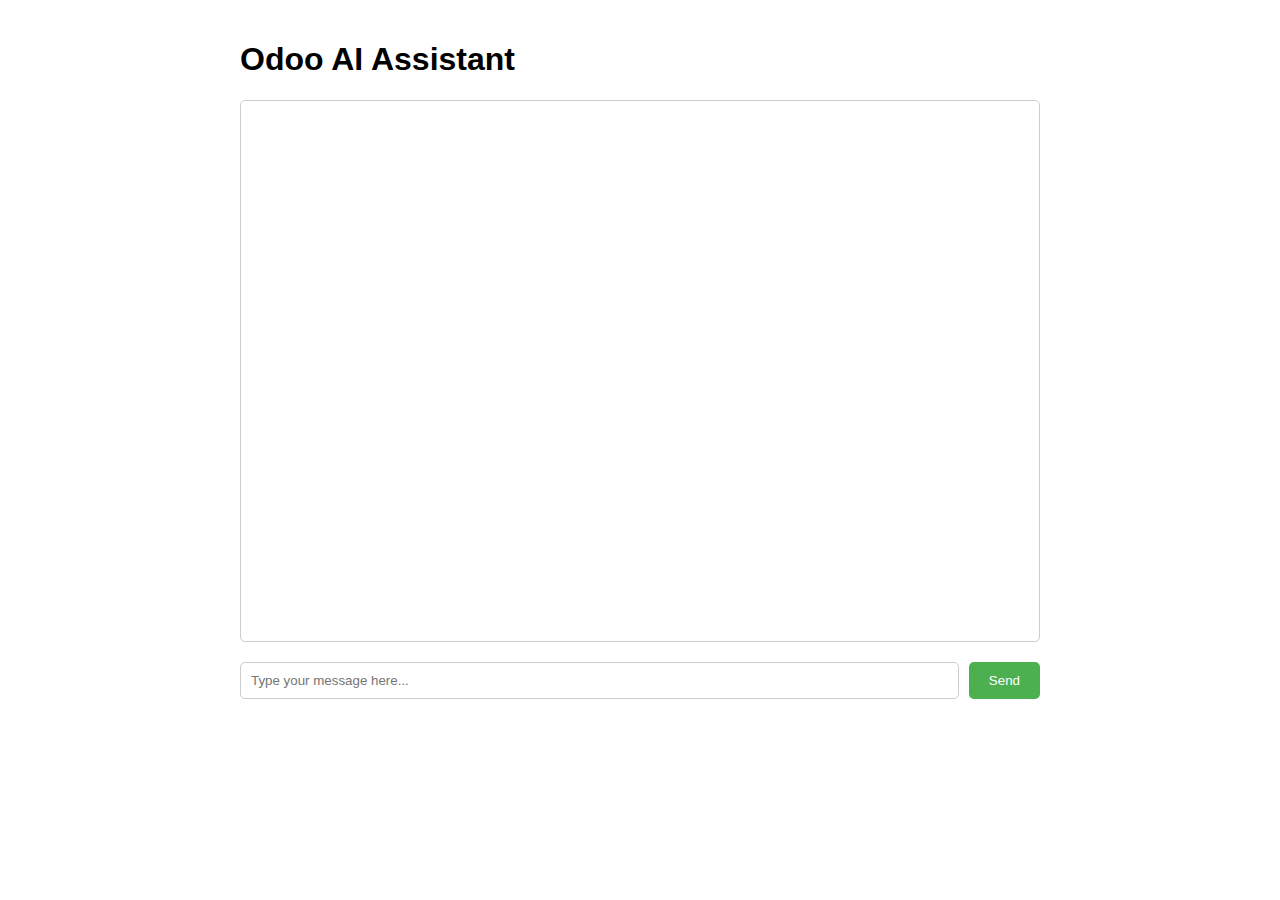
<file: ai_agent/templates/index.html>
<!DOCTYPE html>
<html lang="en">
<head>
    <meta charset="UTF-8">
    <meta name="viewport" content="width=device-width, initial-scale=1.0">
    <title>Odoo AI Assistant</title>
    <style>
        body {
            font-family: Arial, sans-serif;
            max-width: 800px;
            margin: 0 auto;
            padding: 20px;
        }
        .chat-container {
            border: 1px solid #ccc;
            border-radius: 5px;
            padding: 20px;
            height: 500px;
            overflow-y: auto;
            margin-bottom: 20px;
        }
        .message {
            margin-bottom: 10px;
            padding: 10px;
            border-radius: 5px;
        }
        .user-message {
            background-color: #e3f2fd;
            margin-left: 20%;
        }
        .assistant-message {
            background-color: #f5f5f5;
            margin-right: 20%;
        }
        .input-container {
            display: flex;
            gap: 10px;
        }
        #message-input {
            flex-grow: 1;
            padding: 10px;
            border: 1px solid #ccc;
            border-radius: 5px;
        }
        button {
            padding: 10px 20px;
            background-color: #4CAF50;
            color: white;
            border: none;
            border-radius: 5px;
            cursor: pointer;
        }
        button:hover {
            background-color: #45a049;
        }
    </style>
</head>
<body>
    <h1>Odoo AI Assistant</h1>
    <div class="chat-container" id="chat-container"></div>
    <div class="input-container">
        <input type="text" id="message-input" placeholder="Type your message here...">
        <button onclick="sendMessage()">Send</button>
    </div>

    <script>
        const chatContainer = document.getElementById('chat-container');
        const messageInput = document.getElementById('message-input');

        function addMessage(message, isUser) {
            const messageDiv = document.createElement('div');
            messageDiv.className = `message ${isUser ? 'user-message' : 'assistant-message'}`;
            messageDiv.textContent = message;
            chatContainer.appendChild(messageDiv);
            chatContainer.scrollTop = chatContainer.scrollHeight;
        }

        async function sendMessage() {
            const message = messageInput.value.trim();
            if (!message) return;

            addMessage(message, true);
            messageInput.value = '';

            try {
                const response = await fetch('http://localhost:8000/chat', {
                    method: 'POST',
                    headers: {
                        'Content-Type': 'application/json',
                    },
                    body: JSON.stringify({ message }),
                });

                const data = await response.json();
                addMessage(data.response, false);
            } catch (error) {
                addMessage('Error: Could not connect to the AI assistant.', false);
                console.error('Error:', error);
            }
        }

        messageInput.addEventListener('keypress', (e) => {
            if (e.key === 'Enter') {
                sendMessage();
            }
        });
    </script>
</body>
</html>
</file>
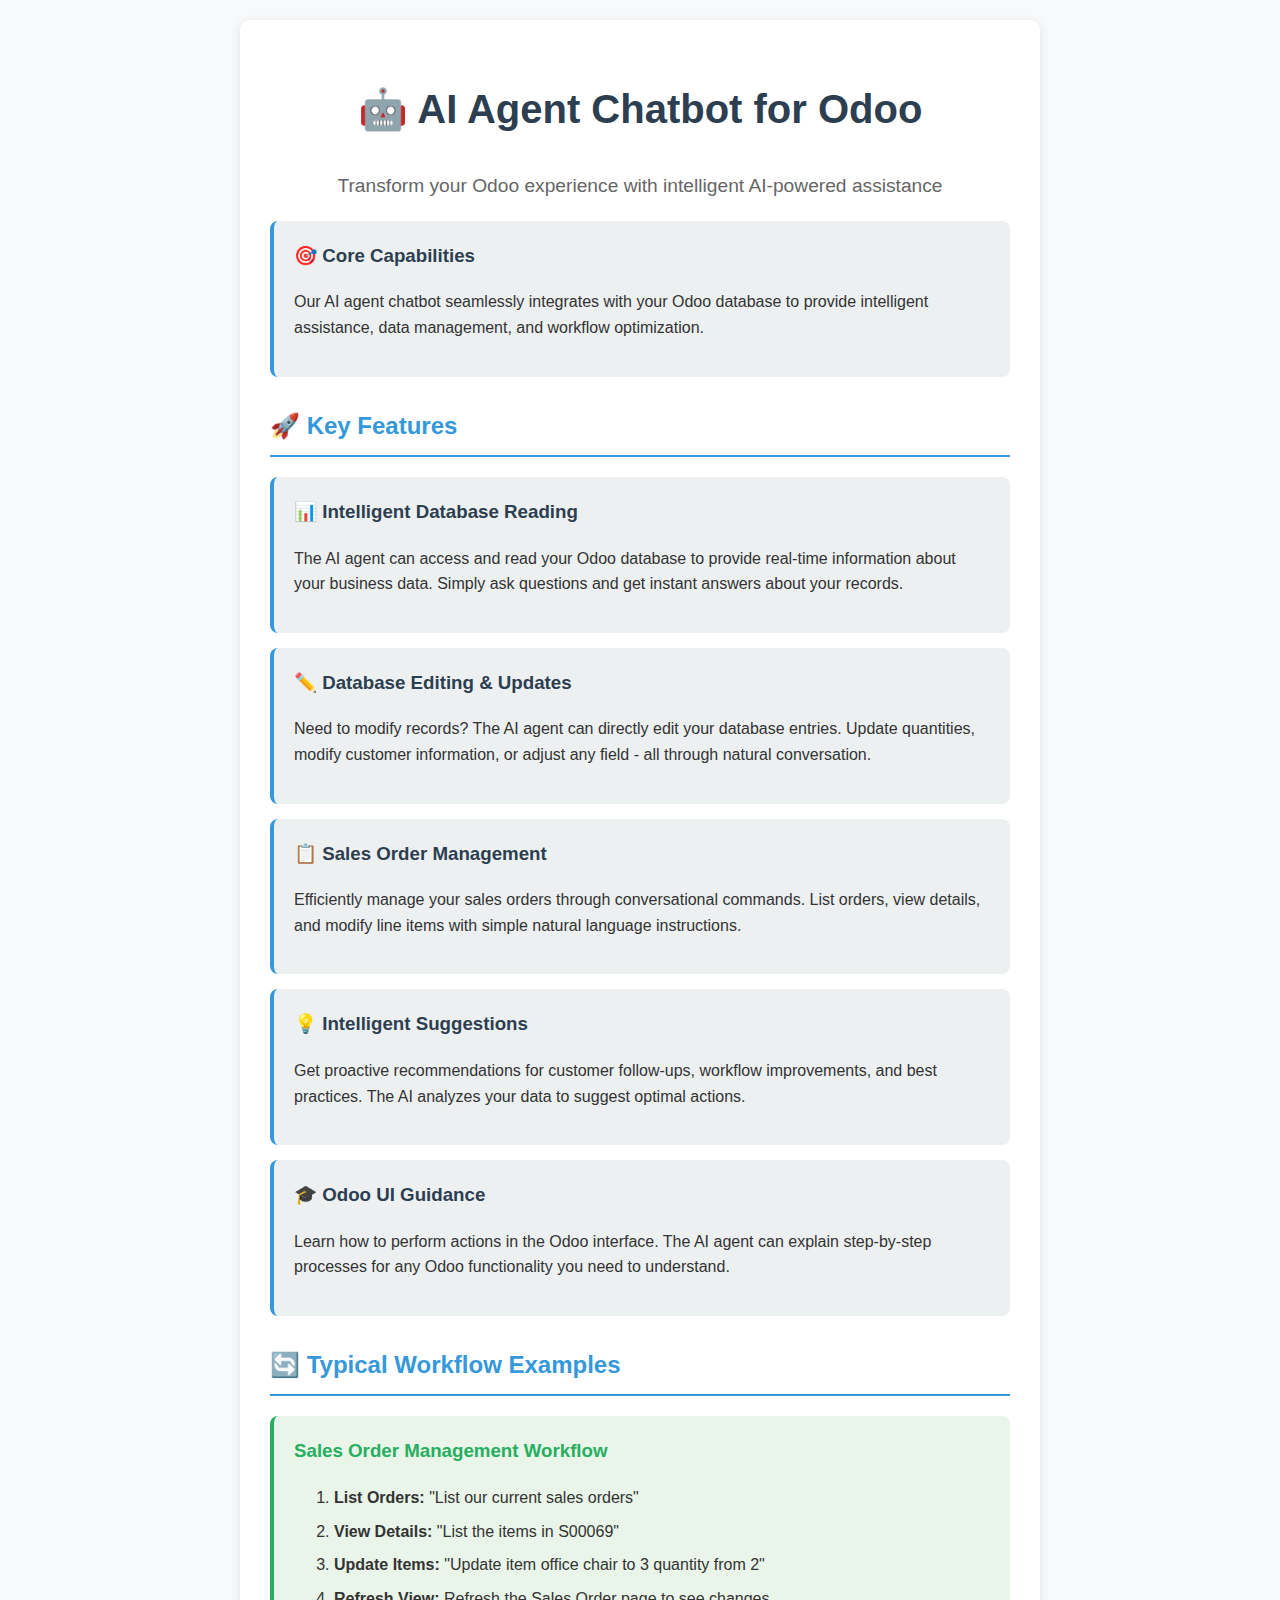
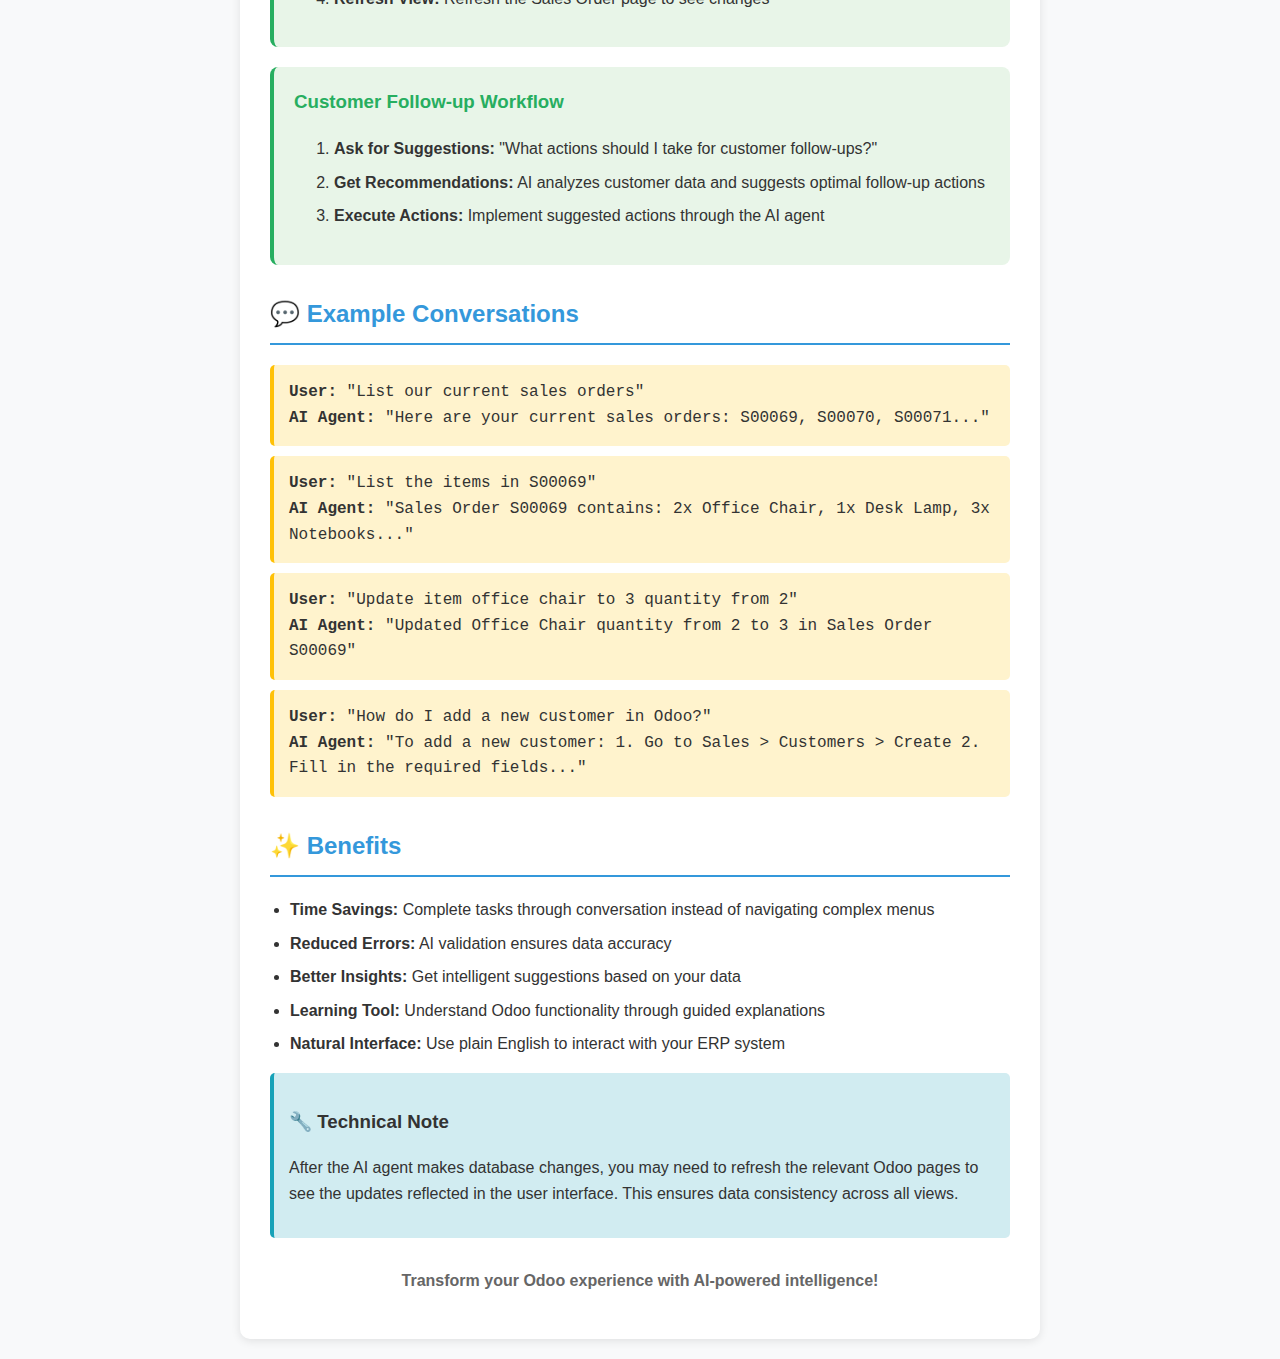
<file: static/description/index.html>
<!DOCTYPE html>
<html>
<head>
    <meta charset="utf-8">
    <meta name="viewport" content="width=device-width, initial-scale=1.0">
    <title>AI Agent Chatbot for Odoo</title>
    <style>
        body {
            font-family: 'Segoe UI', Tahoma, Geneva, Verdana, sans-serif;
            line-height: 1.6;
            color: #333;
            max-width: 800px;
            margin: 0 auto;
            padding: 20px;
            background-color: #f8f9fa;
        }
        .container {
            background: white;
            padding: 30px;
            border-radius: 10px;
            box-shadow: 0 2px 10px rgba(0,0,0,0.1);
        }
        h1 {
            color: #2c3e50;
            text-align: center;
            margin-bottom: 30px;
            font-size: 2.5em;
        }
        h2 {
            color: #3498db;
            border-bottom: 2px solid #3498db;
            padding-bottom: 10px;
            margin-top: 30px;
        }
        .feature {
            background: #ecf0f1;
            padding: 20px;
            margin: 15px 0;
            border-radius: 8px;
            border-left: 4px solid #3498db;
        }
        .feature h3 {
            color: #2c3e50;
            margin-top: 0;
        }
        .workflow {
            background: #e8f5e8;
            padding: 20px;
            margin: 20px 0;
            border-radius: 8px;
            border-left: 4px solid #27ae60;
        }
        .workflow h3 {
            color: #27ae60;
            margin-top: 0;
        }
        .example {
            background: #fff3cd;
            padding: 15px;
            margin: 10px 0;
            border-radius: 5px;
            border-left: 4px solid #ffc107;
            font-family: 'Courier New', monospace;
        }
        .highlight {
            background: #d1ecf1;
            padding: 15px;
            border-radius: 5px;
            border-left: 4px solid #17a2b8;
        }
        ul {
            padding-left: 20px;
        }
        li {
            margin: 8px 0;
        }
    </style>
</head>
<body>
    <div class="container">
        <h1>🤖 AI Agent Chatbot for Odoo</h1>
        
        <p style="text-align: center; font-size: 1.2em; color: #666;">
            Transform your Odoo experience with intelligent AI-powered assistance
        </p>

        <div class="feature">
            <h3>🎯 Core Capabilities</h3>
            <p>Our AI agent chatbot seamlessly integrates with your Odoo database to provide intelligent assistance, data management, and workflow optimization.</p>
        </div>

        <h2>🚀 Key Features</h2>

        <div class="feature">
            <h3>📊 Intelligent Database Reading</h3>
            <p>The AI agent can access and read your Odoo database to provide real-time information about your business data. Simply ask questions and get instant answers about your records.</p>
        </div>

        <div class="feature">
            <h3>✏️ Database Editing & Updates</h3>
            <p>Need to modify records? The AI agent can directly edit your database entries. Update quantities, modify customer information, or adjust any field - all through natural conversation.</p>
        </div>

        <div class="feature">
            <h3>📋 Sales Order Management</h3>
            <p>Efficiently manage your sales orders through conversational commands. List orders, view details, and modify line items with simple natural language instructions.</p>
        </div>

        <div class="feature">
            <h3>💡 Intelligent Suggestions</h3>
            <p>Get proactive recommendations for customer follow-ups, workflow improvements, and best practices. The AI analyzes your data to suggest optimal actions.</p>
        </div>

        <div class="feature">
            <h3>🎓 Odoo UI Guidance</h3>
            <p>Learn how to perform actions in the Odoo interface. The AI agent can explain step-by-step processes for any Odoo functionality you need to understand.</p>
        </div>

        <h2>🔄 Typical Workflow Examples</h2>

        <div class="workflow">
            <h3>Sales Order Management Workflow</h3>
            <ol>
                <li><strong>List Orders:</strong> "List our current sales orders"</li>
                <li><strong>View Details:</strong> "List the items in S00069"</li>
                <li><strong>Update Items:</strong> "Update item office chair to 3 quantity from 2"</li>
                <li><strong>Refresh View:</strong> Refresh the Sales Order page to see changes</li>
            </ol>
        </div>

        <div class="workflow">
            <h3>Customer Follow-up Workflow</h3>
            <ol>
                <li><strong>Ask for Suggestions:</strong> "What actions should I take for customer follow-ups?"</li>
                <li><strong>Get Recommendations:</strong> AI analyzes customer data and suggests optimal follow-up actions</li>
                <li><strong>Execute Actions:</strong> Implement suggested actions through the AI agent</li>
            </ol>
        </div>

        <h2>💬 Example Conversations</h2>

        <div class="example">
            <strong>User:</strong> "List our current sales orders"<br>
            <strong>AI Agent:</strong> "Here are your current sales orders: S00069, S00070, S00071..."
        </div>

        <div class="example">
            <strong>User:</strong> "List the items in S00069"<br>
            <strong>AI Agent:</strong> "Sales Order S00069 contains: 2x Office Chair, 1x Desk Lamp, 3x Notebooks..."
        </div>

        <div class="example">
            <strong>User:</strong> "Update item office chair to 3 quantity from 2"<br>
            <strong>AI Agent:</strong> "Updated Office Chair quantity from 2 to 3 in Sales Order S00069"
        </div>

        <div class="example">
            <strong>User:</strong> "How do I add a new customer in Odoo?"<br>
            <strong>AI Agent:</strong> "To add a new customer: 1. Go to Sales > Customers > Create 2. Fill in the required fields..."
        </div>

        <h2>✨ Benefits</h2>
        <ul>
            <li><strong>Time Savings:</strong> Complete tasks through conversation instead of navigating complex menus</li>
            <li><strong>Reduced Errors:</strong> AI validation ensures data accuracy</li>
            <li><strong>Better Insights:</strong> Get intelligent suggestions based on your data</li>
            <li><strong>Learning Tool:</strong> Understand Odoo functionality through guided explanations</li>
            <li><strong>Natural Interface:</strong> Use plain English to interact with your ERP system</li>
        </ul>

        <div class="highlight">
            <h3>🔧 Technical Note</h3>
            <p>After the AI agent makes database changes, you may need to refresh the relevant Odoo pages to see the updates reflected in the user interface. This ensures data consistency across all views.</p>
        </div>

        <p style="text-align: center; margin-top: 30px; color: #666;">
            <strong>Transform your Odoo experience with AI-powered intelligence!</strong>
        </p>
    </div>
</body>
</html>
</file>
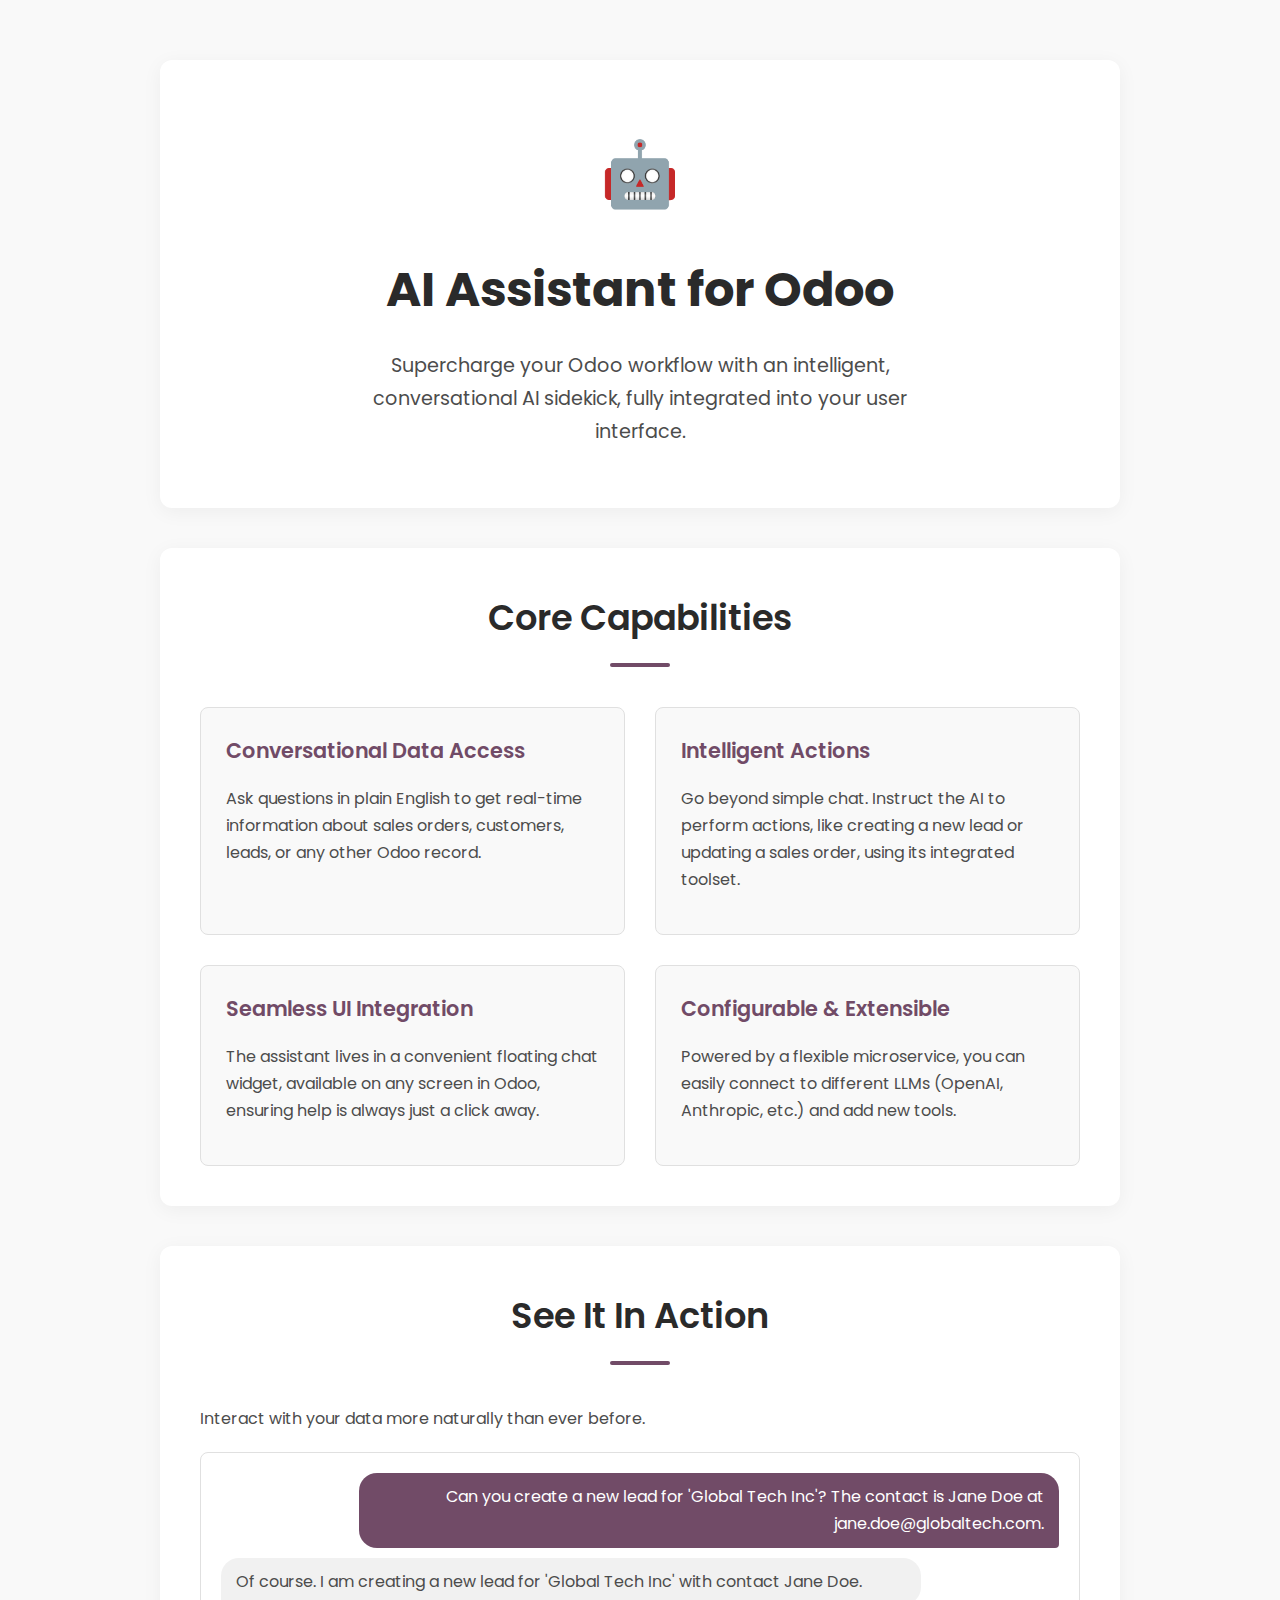
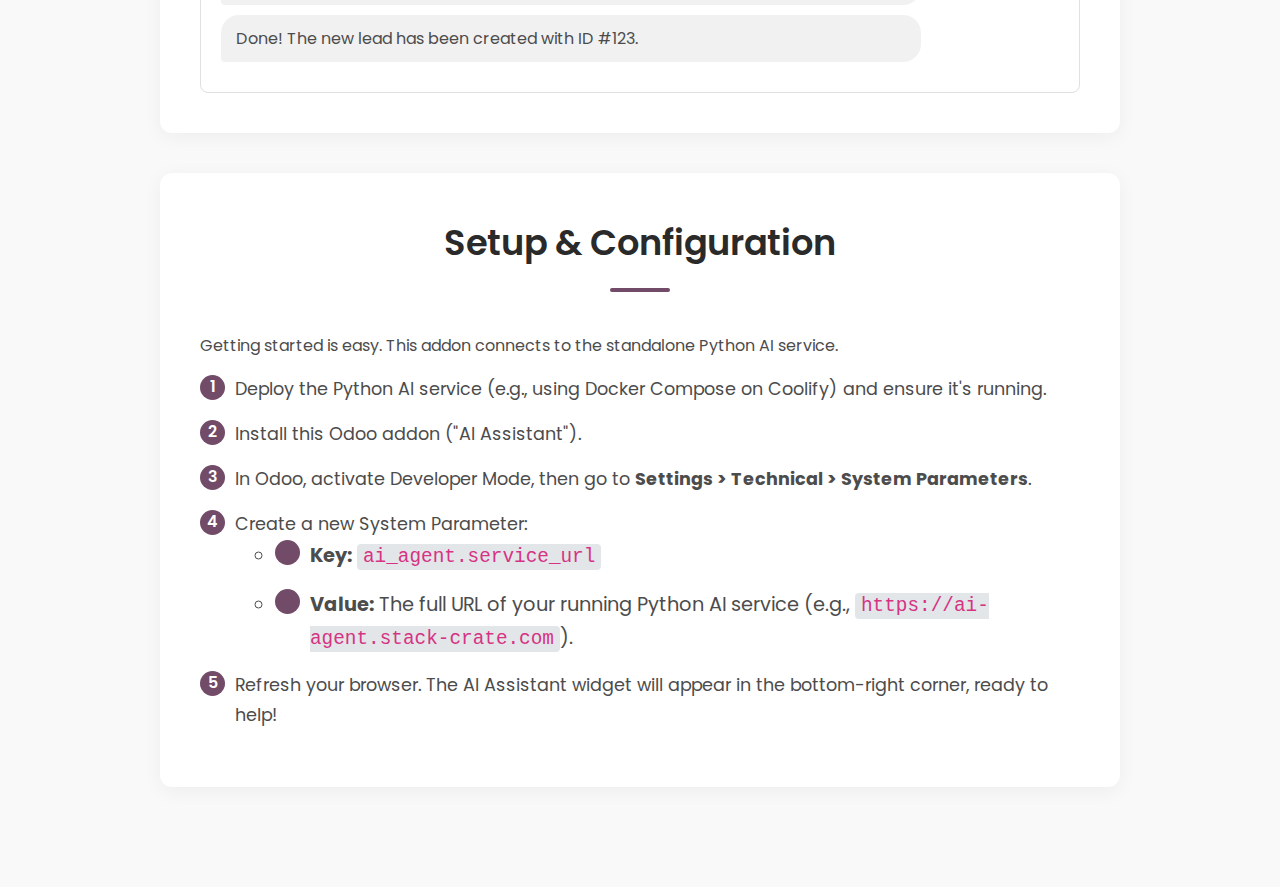
<file: ai_agent/static/description/index.html>
<!DOCTYPE html>
<html lang="en">
<head>
    <meta charset="UTF-8">
    <meta name="viewport" content="width=device-width, initial-scale=1.0">
    <title>AI Assistant for Odoo</title>
    <link rel="preconnect" href="https://fonts.googleapis.com">
    <link rel="preconnect" href="https://fonts.gstatic.com" crossorigin>
    <link href="https://fonts.googleapis.com/css2?family=Poppins:wght@400;600;700&display=swap" rel="stylesheet">
    <style>
        :root {
            --primary-color: #714B67; /* Odoo-inspired Purple */
            --secondary-color: #27ae60; /* A nice green for success */
            --text-color: #4c4c4c;
            --heading-color: #2a2a2a;
            --bg-color: #f9f9f9;
            --card-bg: #ffffff;
            --border-color: #e0e0e0;
        }

        body {
            font-family: 'Poppins', sans-serif;
            line-height: 1.7;
            color: var(--text-color);
            background-color: var(--bg-color);
            margin: 0;
            padding: 0;
        }

        .container {
            max-width: 960px;
            margin: 40px auto;
            padding: 20px;
        }

        .hero {
            text-align: center;
            padding: 60px 20px;
            background-color: var(--card-bg);
            border-radius: 12px;
            box-shadow: 0 4px 20px rgba(0, 0, 0, 0.05);
            margin-bottom: 40px;
        }

        .hero h1 {
            font-size: 3em;
            font-weight: 700;
            color: var(--heading-color);
            margin: 0;
        }

        .hero .icon {
            font-size: 4em;
            color: var(--primary-color);
            margin-bottom: 20px;
        }

        .hero p {
            font-size: 1.2em;
            color: var(--text-color);
            max-width: 600px;
            margin: 20px auto 0;
        }
        
        section {
            background: var(--card-bg);
            padding: 40px;
            border-radius: 12px;
            box-shadow: 0 4px 20px rgba(0, 0, 0, 0.05);
            margin-bottom: 40px;
        }

        h2 {
            font-size: 2.2em;
            font-weight: 600;
            color: var(--heading-color);
            text-align: center;
            margin-top: 0;
            margin-bottom: 40px;
            position: relative;
        }
        
        h2::after {
            content: '';
            display: block;
            width: 60px;
            height: 4px;
            background-color: var(--primary-color);
            border-radius: 2px;
            margin: 15px auto 0;
        }

        .features-grid {
            display: grid;
            grid-template-columns: repeat(auto-fit, minmax(280px, 1fr));
            gap: 30px;
        }

        .feature-card {
            background-color: var(--bg-color);
            padding: 25px;
            border-radius: 8px;
            border: 1px solid var(--border-color);
            transition: transform 0.3s ease, box-shadow 0.3s ease;
        }

        .feature-card:hover {
            transform: translateY(-5px);
            box-shadow: 0 8px 25px rgba(0, 0, 0, 0.08);
        }

        .feature-card h3 {
            font-size: 1.3em;
            font-weight: 600;
            color: var(--primary-color);
            margin-top: 0;
            margin-bottom: 10px;
        }

        .chat-example {
            border: 1px solid var(--border-color);
            border-radius: 8px;
            margin-top: 20px;
            padding: 20px;
        }
        
        .chat-bubble {
            padding: 10px 15px;
            border-radius: 18px;
            max-width: 80%;
            margin-bottom: 10px;
        }
        
        .user-bubble {
            background-color: var(--primary-color);
            color: white;
            margin-left: auto;
            text-align: right;
            border-bottom-right-radius: 4px;
        }

        .ai-bubble {
            background-color: #f1f1f1;
            color: var(--text-color);
            margin-right: auto;
            border-bottom-left-radius: 4px;
        }
        
        .setup-steps {
            list-style: none;
            padding-left: 0;
        }
        
        .setup-steps li {
            position: relative;
            padding-left: 35px;
            margin-bottom: 15px;
            font-size: 1.1em;
        }
        
        .setup-steps li::before {
            content: attr(data-step);
            position: absolute;
            left: 0;
            top: 0;
            width: 25px;
            height: 25px;
            background-color: var(--primary-color);
            color: white;
            border-radius: 50%;
            font-weight: 600;
            display: flex;
            align-items: center;
            justify-content: center;
            font-size: 0.9em;
        }
        
        code {
            background-color: #e3e6e8;
            padding: 2px 6px;
            border-radius: 4px;
            font-family: 'Courier New', Courier, monospace;
            color: #d63384;
        }
        
    </style>
</head>
<body>
    <div class="container">
        <header class="hero">
            <div class="icon">🤖</div>
            <h1>AI Assistant for Odoo</h1>
            <p>Supercharge your Odoo workflow with an intelligent, conversational AI sidekick, fully integrated into your user interface.</p>
        </header>

        <section id="features">
            <h2>Core Capabilities</h2>
            <div class="features-grid">
                <div class="feature-card">
                    <h3>Conversational Data Access</h3>
                    <p>Ask questions in plain English to get real-time information about sales orders, customers, leads, or any other Odoo record.</p>
                </div>
                <div class="feature-card">
                    <h3>Intelligent Actions</h3>
                    <p>Go beyond simple chat. Instruct the AI to perform actions, like creating a new lead or updating a sales order, using its integrated toolset.</p>
                </div>
                <div class="feature-card">
                    <h3>Seamless UI Integration</h3>
                    <p>The assistant lives in a convenient floating chat widget, available on any screen in Odoo, ensuring help is always just a click away.</p>
                </div>
                <div class="feature-card">
                    <h3>Configurable & Extensible</h3>
                    <p>Powered by a flexible microservice, you can easily connect to different LLMs (OpenAI, Anthropic, etc.) and add new tools.</p>
                </div>
            </div>
        </section>

        <section id="how-it-works">
            <h2>See It In Action</h2>
            <p>Interact with your data more naturally than ever before.</p>
            <div class="chat-example">
                <div class="chat-bubble user-bubble">
                    Can you create a new lead for 'Global Tech Inc'? The contact is Jane Doe at jane.doe@globaltech.com.
                </div>
                <div class="chat-bubble ai-bubble">
                    Of course. I am creating a new lead for 'Global Tech Inc' with contact Jane Doe.
                </div>
                 <div class="chat-bubble ai-bubble">
                    Done! The new lead has been created with ID #123.
                </div>
            </div>
        </section>

        <section id="setup">
            <h2>Setup & Configuration</h2>
            <p>Getting started is easy. This addon connects to the standalone Python AI service.</p>
            <ol class="setup-steps">
                <li data-step="1">
                    Deploy the Python AI service (e.g., using Docker Compose on Coolify) and ensure it's running.
                </li>
                <li data-step="2">
                    Install this Odoo addon ("AI Assistant").
                </li>
                <li data-step="3">
                    In Odoo, activate Developer Mode, then go to <strong>Settings &gt; Technical &gt; System Parameters</strong>.
                </li>
                <li data-step="4">
                    Create a new System Parameter:
                    <ul>
                        <li><strong>Key:</strong> <code>ai_agent.service_url</code></li>
                        <li><strong>Value:</strong> The full URL of your running Python AI service (e.g., <code>https://ai-agent.stack-crate.com</code>).</li>
                    </ul>
                </li>
                <li data-step="5">
                    Refresh your browser. The AI Assistant widget will appear in the bottom-right corner, ready to help!
                </li>
            </ol>
        </section>
    </div>
</body>
</html>
</file>
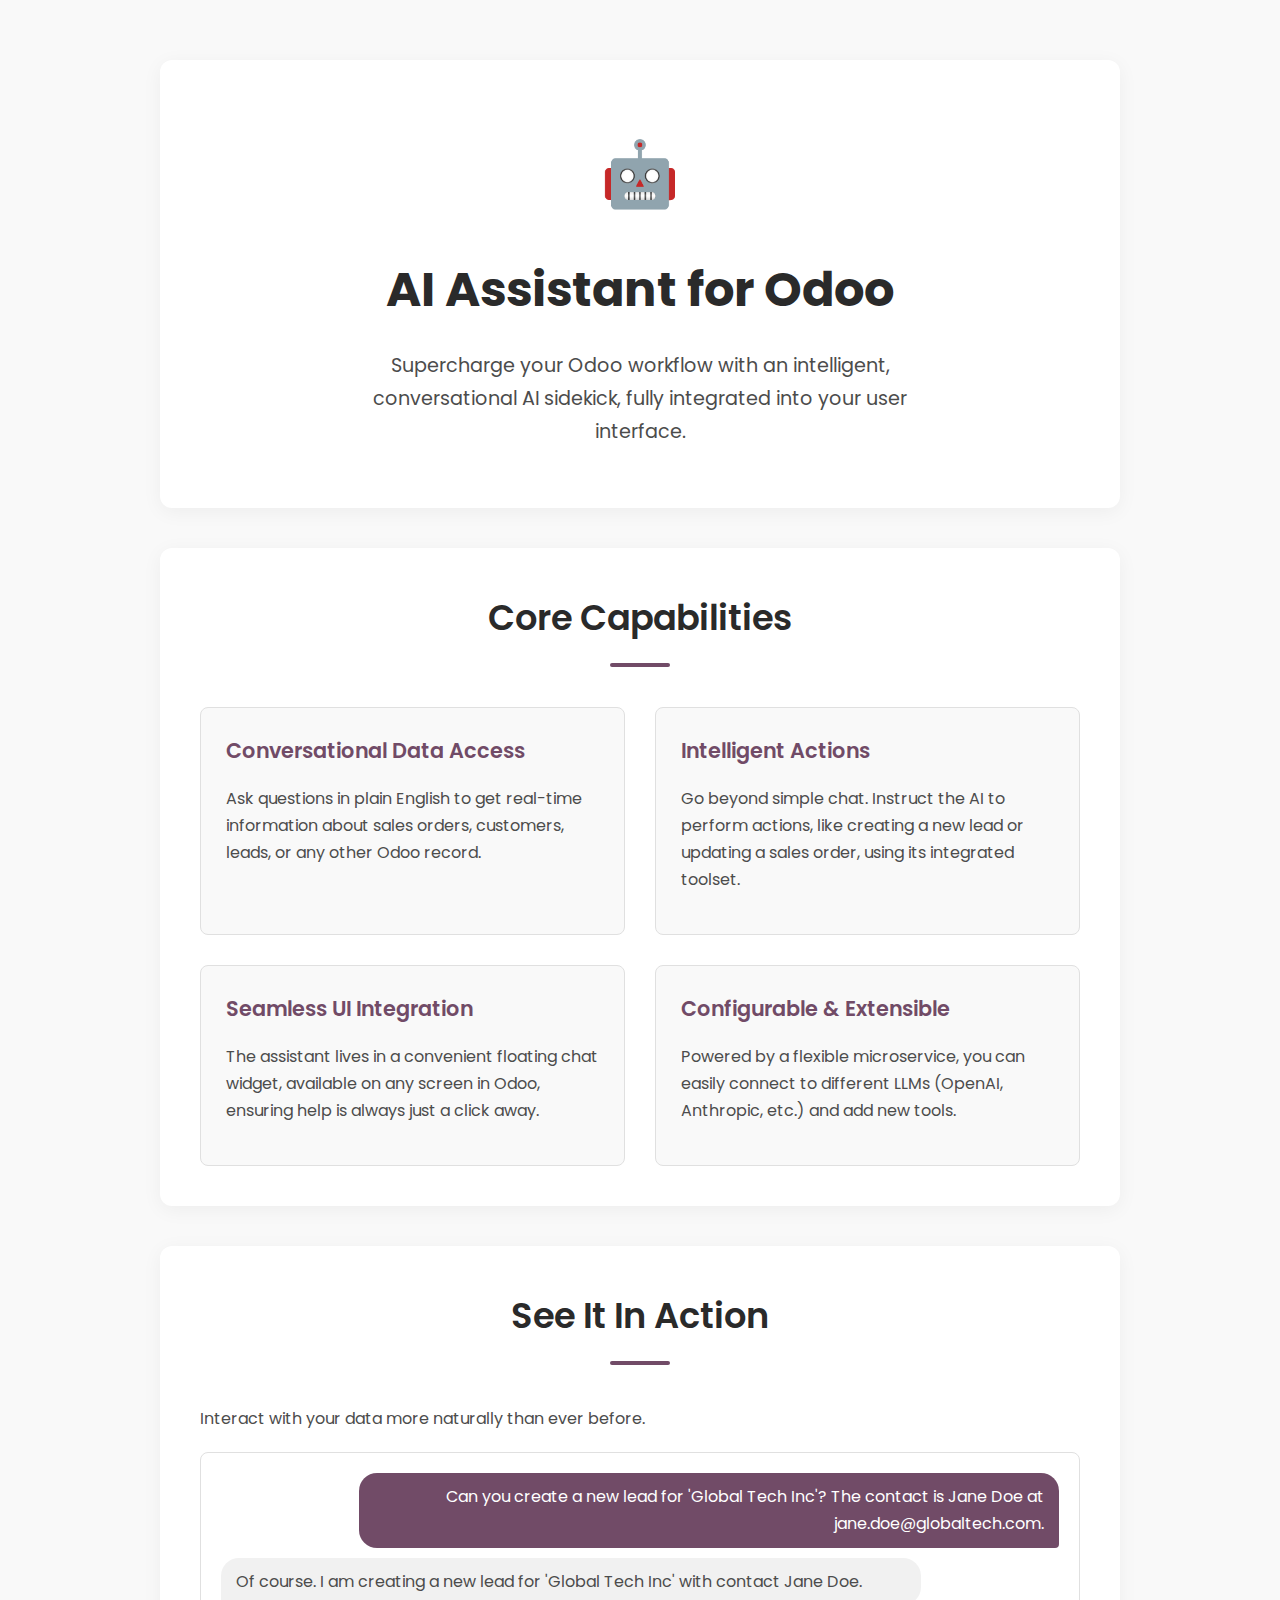
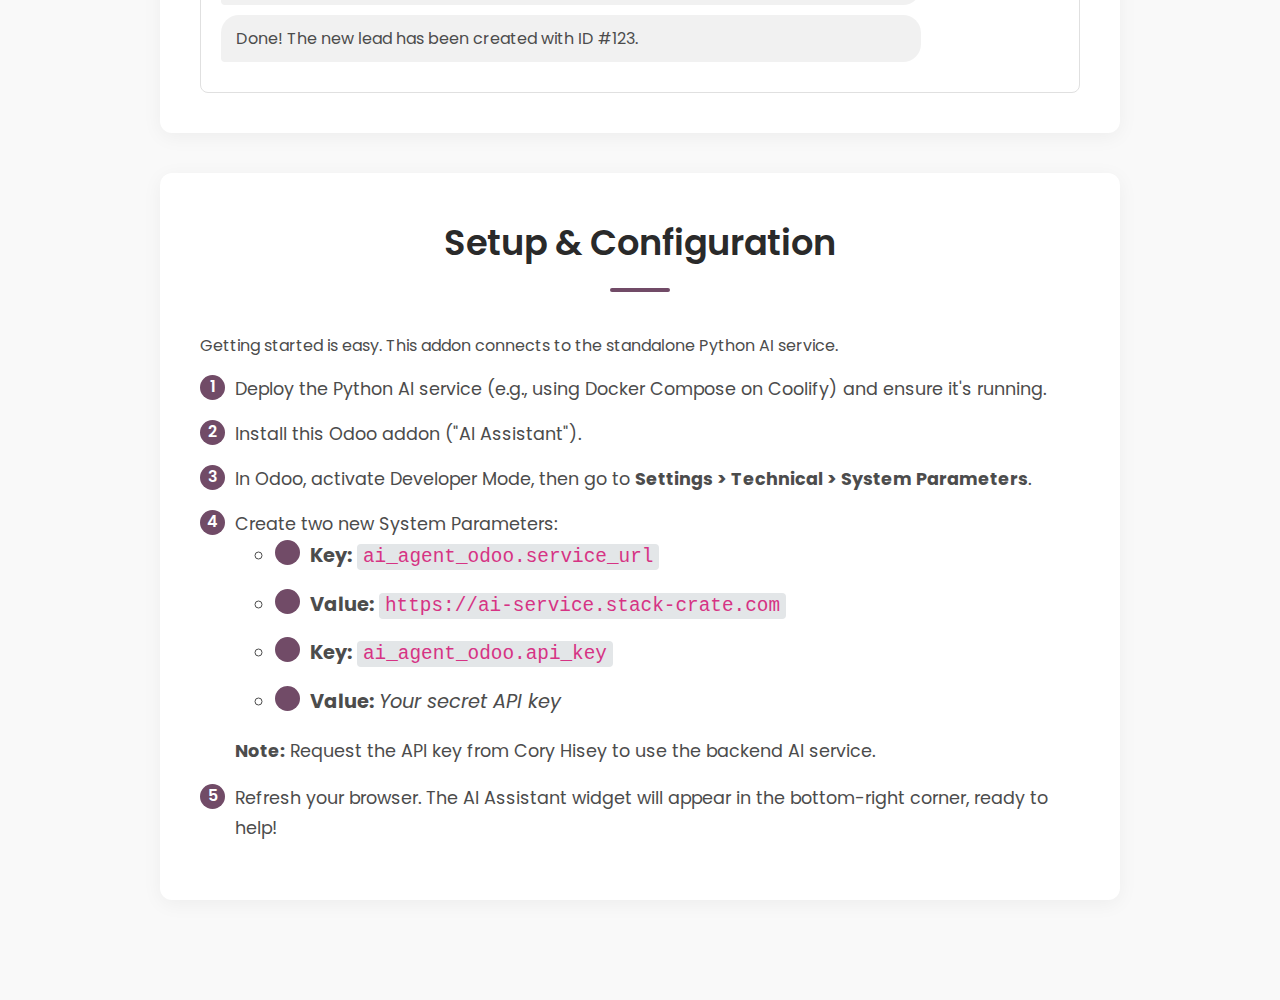
<file: ai_agent_odoo/static/description/index.html>
<!DOCTYPE html>
<html lang="en">
<head>
    <meta charset="UTF-8">
    <meta name="viewport" content="width=device-width, initial-scale=1.0">
    <title>AI Assistant for Odoo</title>
    <link rel="preconnect" href="https://fonts.googleapis.com">
    <link rel="preconnect" href="https://fonts.gstatic.com" crossorigin>
    <link href="https://fonts.googleapis.com/css2?family=Poppins:wght@400;600;700&display=swap" rel="stylesheet">
    <style>
        :root {
            --primary-color: #714B67; /* Odoo-inspired Purple */
            --secondary-color: #27ae60; /* A nice green for success */
            --text-color: #4c4c4c;
            --heading-color: #2a2a2a;
            --bg-color: #f9f9f9;
            --card-bg: #ffffff;
            --border-color: #e0e0e0;
        }

        body {
            font-family: 'Poppins', sans-serif;
            line-height: 1.7;
            color: var(--text-color);
            background-color: var(--bg-color);
            margin: 0;
            padding: 0;
        }

        .container {
            max-width: 960px;
            margin: 40px auto;
            padding: 20px;
        }

        .hero {
            text-align: center;
            padding: 60px 20px;
            background-color: var(--card-bg);
            border-radius: 12px;
            box-shadow: 0 4px 20px rgba(0, 0, 0, 0.05);
            margin-bottom: 40px;
        }

        .hero h1 {
            font-size: 3em;
            font-weight: 700;
            color: var(--heading-color);
            margin: 0;
        }

        .hero .icon {
            font-size: 4em;
            color: var(--primary-color);
            margin-bottom: 20px;
        }

        .hero p {
            font-size: 1.2em;
            color: var(--text-color);
            max-width: 600px;
            margin: 20px auto 0;
        }
        
        section {
            background: var(--card-bg);
            padding: 40px;
            border-radius: 12px;
            box-shadow: 0 4px 20px rgba(0, 0, 0, 0.05);
            margin-bottom: 40px;
        }

        h2 {
            font-size: 2.2em;
            font-weight: 600;
            color: var(--heading-color);
            text-align: center;
            margin-top: 0;
            margin-bottom: 40px;
            position: relative;
        }
        
        h2::after {
            content: '';
            display: block;
            width: 60px;
            height: 4px;
            background-color: var(--primary-color);
            border-radius: 2px;
            margin: 15px auto 0;
        }

        .features-grid {
            display: grid;
            grid-template-columns: repeat(auto-fit, minmax(280px, 1fr));
            gap: 30px;
        }

        .feature-card {
            background-color: var(--bg-color);
            padding: 25px;
            border-radius: 8px;
            border: 1px solid var(--border-color);
            transition: transform 0.3s ease, box-shadow 0.3s ease;
        }

        .feature-card:hover {
            transform: translateY(-5px);
            box-shadow: 0 8px 25px rgba(0, 0, 0, 0.08);
        }

        .feature-card h3 {
            font-size: 1.3em;
            font-weight: 600;
            color: var(--primary-color);
            margin-top: 0;
            margin-bottom: 10px;
        }

        .chat-example {
            border: 1px solid var(--border-color);
            border-radius: 8px;
            margin-top: 20px;
            padding: 20px;
        }
        
        .chat-bubble {
            padding: 10px 15px;
            border-radius: 18px;
            max-width: 80%;
            margin-bottom: 10px;
        }
        
        .user-bubble {
            background-color: var(--primary-color);
            color: white;
            margin-left: auto;
            text-align: right;
            border-bottom-right-radius: 4px;
        }

        .ai-bubble {
            background-color: #f1f1f1;
            color: var(--text-color);
            margin-right: auto;
            border-bottom-left-radius: 4px;
        }
        
        .setup-steps {
            list-style: none;
            padding-left: 0;
        }
        
        .setup-steps li {
            position: relative;
            padding-left: 35px;
            margin-bottom: 15px;
            font-size: 1.1em;
        }
        
        .setup-steps li::before {
            content: attr(data-step);
            position: absolute;
            left: 0;
            top: 0;
            width: 25px;
            height: 25px;
            background-color: var(--primary-color);
            color: white;
            border-radius: 50%;
            font-weight: 600;
            display: flex;
            align-items: center;
            justify-content: center;
            font-size: 0.9em;
        }
        
        code {
            background-color: #e3e6e8;
            padding: 2px 6px;
            border-radius: 4px;
            font-family: 'Courier New', Courier, monospace;
            color: #d63384;
        }
        
    </style>
</head>
<body>
    <div class="container">
        <header class="hero">
            <div class="icon">🤖</div>
            <h1>AI Assistant for Odoo</h1>
            <p>Supercharge your Odoo workflow with an intelligent, conversational AI sidekick, fully integrated into your user interface.</p>
        </header>

        <section id="features">
            <h2>Core Capabilities</h2>
            <div class="features-grid">
                <div class="feature-card">
                    <h3>Conversational Data Access</h3>
                    <p>Ask questions in plain English to get real-time information about sales orders, customers, leads, or any other Odoo record.</p>
                </div>
                <div class="feature-card">
                    <h3>Intelligent Actions</h3>
                    <p>Go beyond simple chat. Instruct the AI to perform actions, like creating a new lead or updating a sales order, using its integrated toolset.</p>
                </div>
                <div class="feature-card">
                    <h3>Seamless UI Integration</h3>
                    <p>The assistant lives in a convenient floating chat widget, available on any screen in Odoo, ensuring help is always just a click away.</p>
                </div>
                <div class="feature-card">
                    <h3>Configurable & Extensible</h3>
                    <p>Powered by a flexible microservice, you can easily connect to different LLMs (OpenAI, Anthropic, etc.) and add new tools.</p>
                </div>
            </div>
        </section>

        <section id="how-it-works">
            <h2>See It In Action</h2>
            <p>Interact with your data more naturally than ever before.</p>
            <div class="chat-example">
                <div class="chat-bubble user-bubble">
                    Can you create a new lead for 'Global Tech Inc'? The contact is Jane Doe at jane.doe@globaltech.com.
                </div>
                <div class="chat-bubble ai-bubble">
                    Of course. I am creating a new lead for 'Global Tech Inc' with contact Jane Doe.
                </div>
                 <div class="chat-bubble ai-bubble">
                    Done! The new lead has been created with ID #123.
                </div>
            </div>
        </section>

        <section id="setup">
            <h2>Setup & Configuration</h2>
            <p>Getting started is easy. This addon connects to the standalone Python AI service.</p>
            <ol class="setup-steps">
                <li data-step="1">
                    Deploy the Python AI service (e.g., using Docker Compose on Coolify) and ensure it's running.
                </li>
                <li data-step="2">
                    Install this Odoo addon ("AI Assistant").
                </li>
                <li data-step="3">
                    In Odoo, activate Developer Mode, then go to <strong>Settings &gt; Technical &gt; System Parameters</strong>.
                </li>
                <li data-step="4">
                    Create two new System Parameters:
                    <ul>
                        <li><strong>Key:</strong> <code>ai_agent_odoo.service_url</code></li>
                        <li><strong>Value:</strong> <code>https://ai-service.stack-crate.com</code></li>
                    </ul>
                    <ul>
                        <li><strong>Key:</strong> <code>ai_agent_odoo.api_key</code></li>
                        <li><strong>Value:</strong> <em>Your secret API key</em></li>
                    </ul>
                    <p><strong>Note:</strong> Request the API key from Cory Hisey to use the backend AI service.</p>
                </li>
                <li data-step="5">
                    Refresh your browser. The AI Assistant widget will appear in the bottom-right corner, ready to help!
                </li>
            </ol>
        </section>
    </div>
</body>
</html>
</file>
